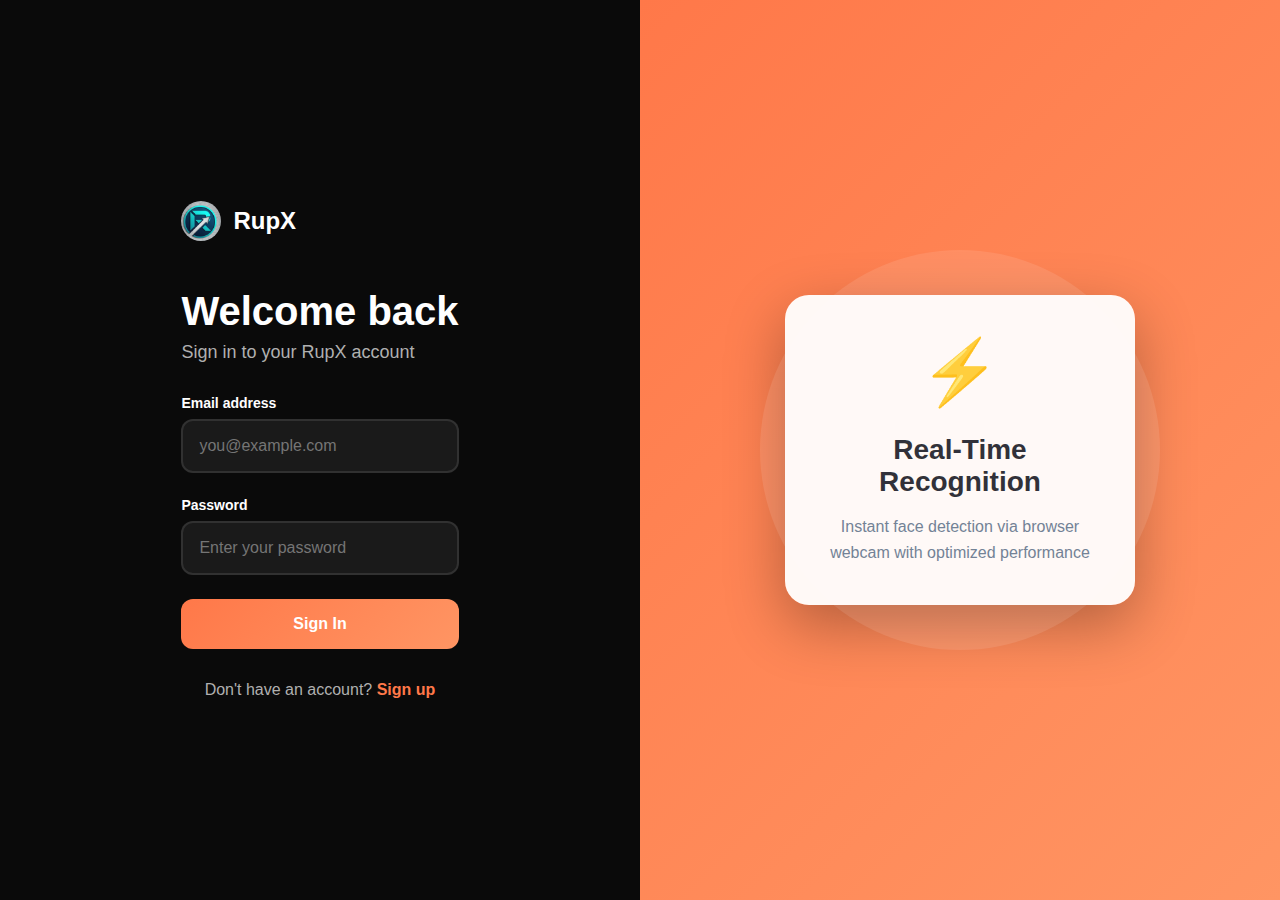
<file: frontend/auth/login.html>
<!DOCTYPE html>
<html lang="en">
<head>
    <meta charset="UTF-8">
    <meta name="viewport" content="width=device-width, initial-scale=1.0">
    <title>Login - RupX</title>
    <link rel="stylesheet" href="auth-style.css">
</head>
<body>
    <div class="auth-container">
        <div class="auth-left">
            <div class="auth-brand">
                <span class="logo-icon"><img src="../landing/RupX_Logo.png" alt="RupX Logo"></span>
                <span class="logo-text">RupX</span>
            </div>
            <h1>Welcome back</h1>
            <p>Sign in to your RupX account</p>
            
            <form id="login-form" class="auth-form">
                <div class="form-group">
                    <label for="email">Email address</label>
                    <input type="email" id="email" name="email" required placeholder="you@example.com">
                </div>
                
                <div class="form-group">
                    <label for="password">Password</label>
                    <input type="password" id="password" name="password" required placeholder="Enter your password">
                </div>
                
                <div id="error-message" class="error-message"></div>
                
                <button type="submit" class="btn-submit">Sign In</button>
            </form>
            
            <div class="auth-footer">
                Don't have an account? <a href="/auth/signup.html">Sign up</a>
            </div>
        </div>
        
        <div class="auth-right">
            <div class="auth-visual">
                <div class="visual-circle"></div>
                <div class="visual-card">
                    <div class="card-icon">⚡</div>
                    <h3>Real-Time Recognition</h3>
                    <p>Instant face detection via browser webcam with optimized performance</p>
                </div>
            </div>
        </div>
    </div>
    
    <script>
        const API_BASE = 'https://rupx-backend.onrender.com/api';
        
        // Show error message
        function showError(message) {
            const errorEl = document.getElementById('error-message');
            errorEl.textContent = message;
            errorEl.classList.add('show');
        }
        
        // Hide error message
        function hideError() {
            const errorEl = document.getElementById('error-message');
            errorEl.classList.remove('show');
        }
        
        // Handle Login
        const loginForm = document.getElementById('login-form');
        if (loginForm) {
            loginForm.addEventListener('submit', async (e) => {
                e.preventDefault();
                hideError();
                
                const email = document.getElementById('email').value;
                const password = document.getElementById('password').value;
                
                // Disable button
                const btn = loginForm.querySelector('button');
                btn.disabled = true;
                btn.textContent = 'Signing in...';
                
                try {
                    const response = await fetch(`${API_BASE}/auth/login`, {
                        method: 'POST',
                        headers: {
                            'Content-Type': 'application/json'
                        },
                        credentials: 'include',
                        body: JSON.stringify({ email, password })
                    });
                    
                    const data = await response.json();
                    
                    if (response.ok) {
                        // Success - redirect to dashboard
                        window.location.href = '../dashboard/projects.html';
                    } else if (response.status === 403 && data.needs_verification) {
                        // Email not verified - redirect to verify page
                        showError('Please verify your email first. Redirecting...');
                        setTimeout(() => {
                            window.location.href = `verify.html?email=${encodeURIComponent(data.email)}`;
                        }, 2000);
                    } else {
                        showError(data.error || 'Login failed');
                        btn.disabled = false;
                        btn.textContent = 'Sign In';
                    }
                } catch (error) {
                    console.error('Login error:', error);
                    showError('Network error. Please try again.');
                    btn.disabled = false;
                    btn.textContent = 'Sign In';
                }
            });
        }
    </script>
</body>
</html>
</file>
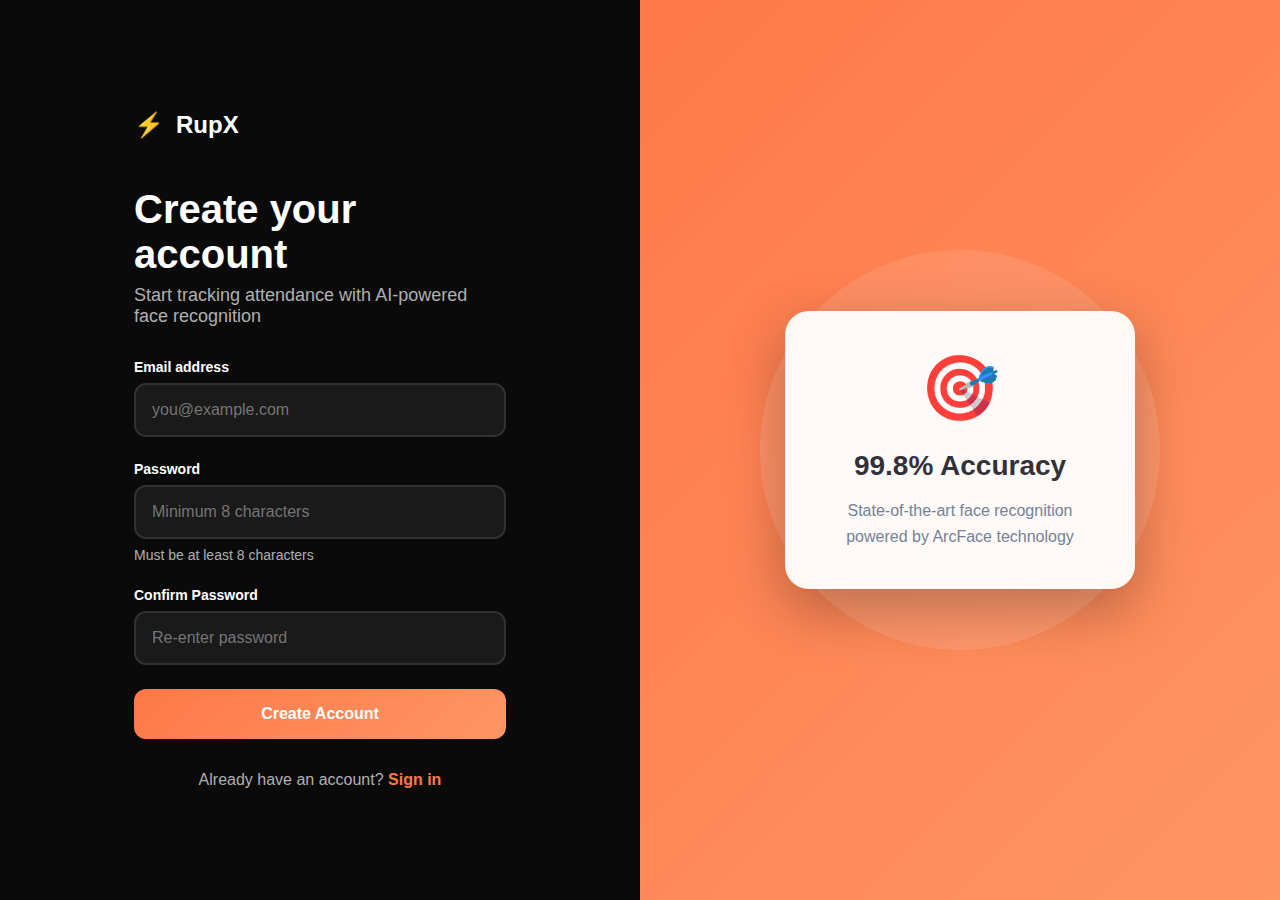
<file: frontend/auth/signup.html>
<!DOCTYPE html>
<html lang="en">
<head>
    <meta charset="UTF-8">
    <meta name="viewport" content="width=device-width, initial-scale=1.0">
    <title>Sign Up - RupX</title>
    <link rel="stylesheet" href="auth-style.css">
</head>
<body>
    <div class="auth-container">
        <div class="auth-left">
            <div class="auth-brand">
                <span class="logo-icon">⚡</span>
                <span class="logo-text">RupX</span>
            </div>
            <h1>Create your account</h1>
            <p>Start tracking attendance with AI-powered face recognition</p>
            
            <form id="signup-form" class="auth-form">
                <div class="form-group">
                    <label for="email">Email address</label>
                    <input type="email" id="email" name="email" required placeholder="you@example.com">
                </div>
                
                <div class="form-group">
                    <label for="password">Password</label>
                    <input type="password" id="password" name="password" required placeholder="Minimum 8 characters">
                    <span class="form-hint">Must be at least 8 characters</span>
                </div>
                
                <div class="form-group">
                    <label for="confirm-password">Confirm Password</label>
                    <input type="password" id="confirm-password" name="confirm-password" required placeholder="Re-enter password">
                </div>
                
                <div id="error-message" class="error-message"></div>
                
                <button type="submit" class="btn-submit">Create Account</button>
            </form>
            
            <div class="auth-footer">
                Already have an account? <a href="login.html">Sign in</a>
            </div>
        </div>
        
        <div class="auth-right">
            <div class="auth-visual">
                <div class="visual-circle"></div>
                <div class="visual-card">
                    <div class="card-icon">🎯</div>
                    <h3>99.8% Accuracy</h3>
                    <p>State-of-the-art face recognition powered by ArcFace technology</p>
                </div>
            </div>
        </div>
    </div>
    
    <script src="auth.js"></script>
</body>
</html>
</file>
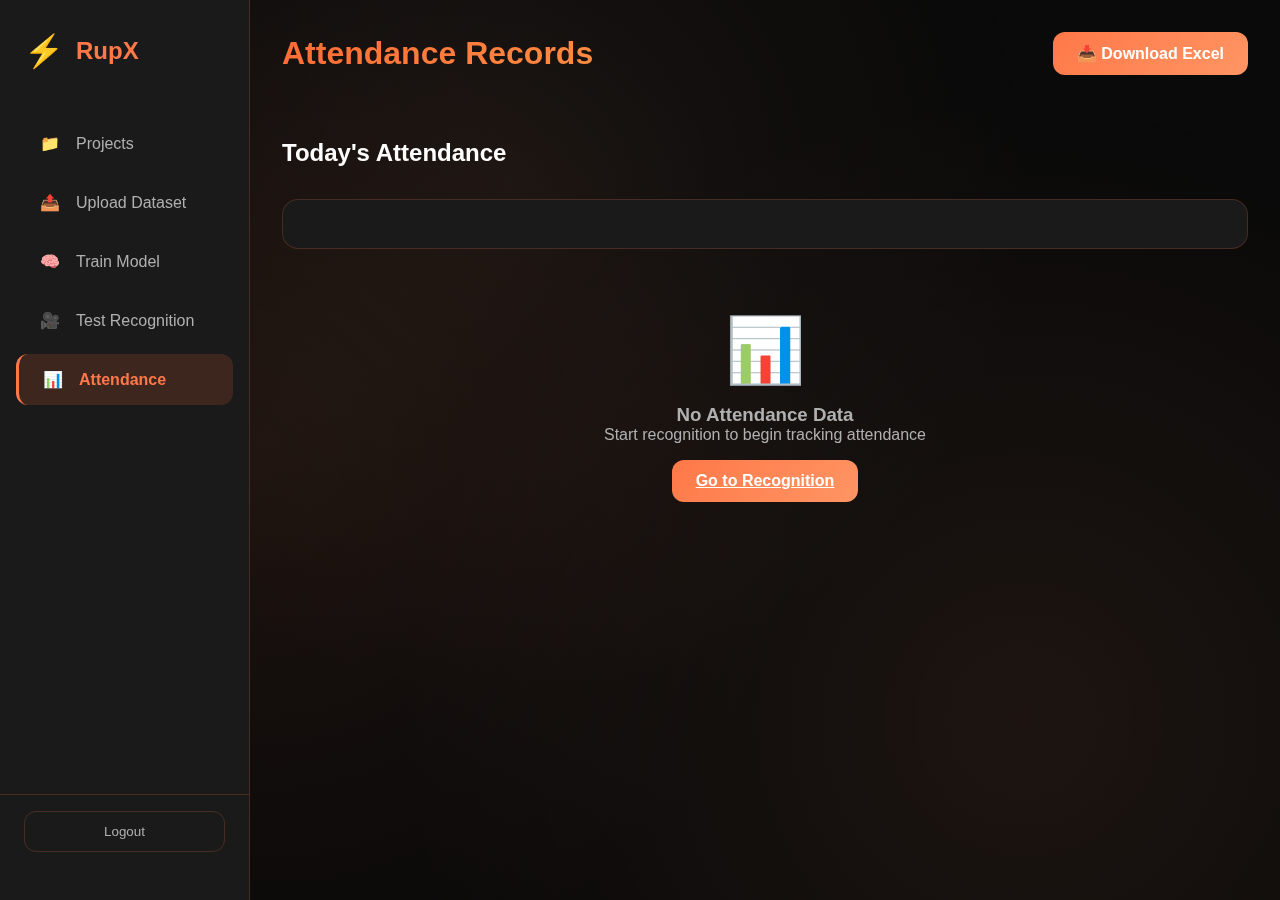
<file: frontend/dashboard/attendance.html>
<!DOCTYPE html>
<html lang="en">
<head>
    <meta charset="UTF-8">
    <meta name="viewport" content="width=device-width, initial-scale=1.0">
    <title>Attendance - RupX</title>
    <link rel="stylesheet" href="dashboard-styles.css">
</head>
<body>
    <div class="dashboard-container">
        <nav class="sidebar">
            <div class="sidebar-brand">
                <span class="logo-icon">⚡</span>
                <span class="logo-text">RupX</span>
            </div>
            <div class="sidebar-menu">
                <a href="projects.html" class="menu-item">
                    <span>📁</span> Projects
                </a>
                <a href="upload.html" class="menu-item">
                    <span>📤</span> Upload Dataset
                </a>
                <a href="train.html" class="menu-item">
                    <span>🧠</span> Train Model
                </a>
                <a href="test.html" class="menu-item">
                    <span>🎥</span> Test Recognition
                </a>
                <a href="attendance.html" class="menu-item active">
                    <span>📊</span> Attendance
                </a>
            </div>
            <div class="sidebar-footer">
                <button onclick="logout()" class="btn-logout">Logout</button>
            </div>
        </nav>
        
        <main class="main-content">
            <header class="content-header">
                <h1>Attendance Records</h1>
                <button onclick="downloadAttendance()" class="btn-primary">
                    📥 Download Excel
                </button>
            </header>
            
            <div id="attendance-stats" class="stats-grid">
                <!-- Stats will be loaded here -->
            </div>
            
            <div id="today-attendance" style="margin-top: 2rem;">
                <h2 style="margin-bottom: 1rem;">Today's Attendance</h2>
                <div id="today-list" class="attendance-list">
                    <!-- Today's list will be loaded here -->
                </div>
            </div>
            
            <div id="no-data-message" style="display: none; text-align: center; padding: 4rem; color: var(--text-secondary);">
                <div style="font-size: 4rem; margin-bottom: 1rem;">📊</div>
                <h3>No Attendance Data</h3>
                <p>Start recognition to begin tracking attendance</p>
                <a href="test.html" class="btn-primary" style="margin-top: 1rem; display: inline-block;">Go to Recognition</a>
            </div>
        </main>
    </div>
    
    <script src="dashboard.js"></script>
    <script src="attendance.js"></script>
</body>
</html>
</file>
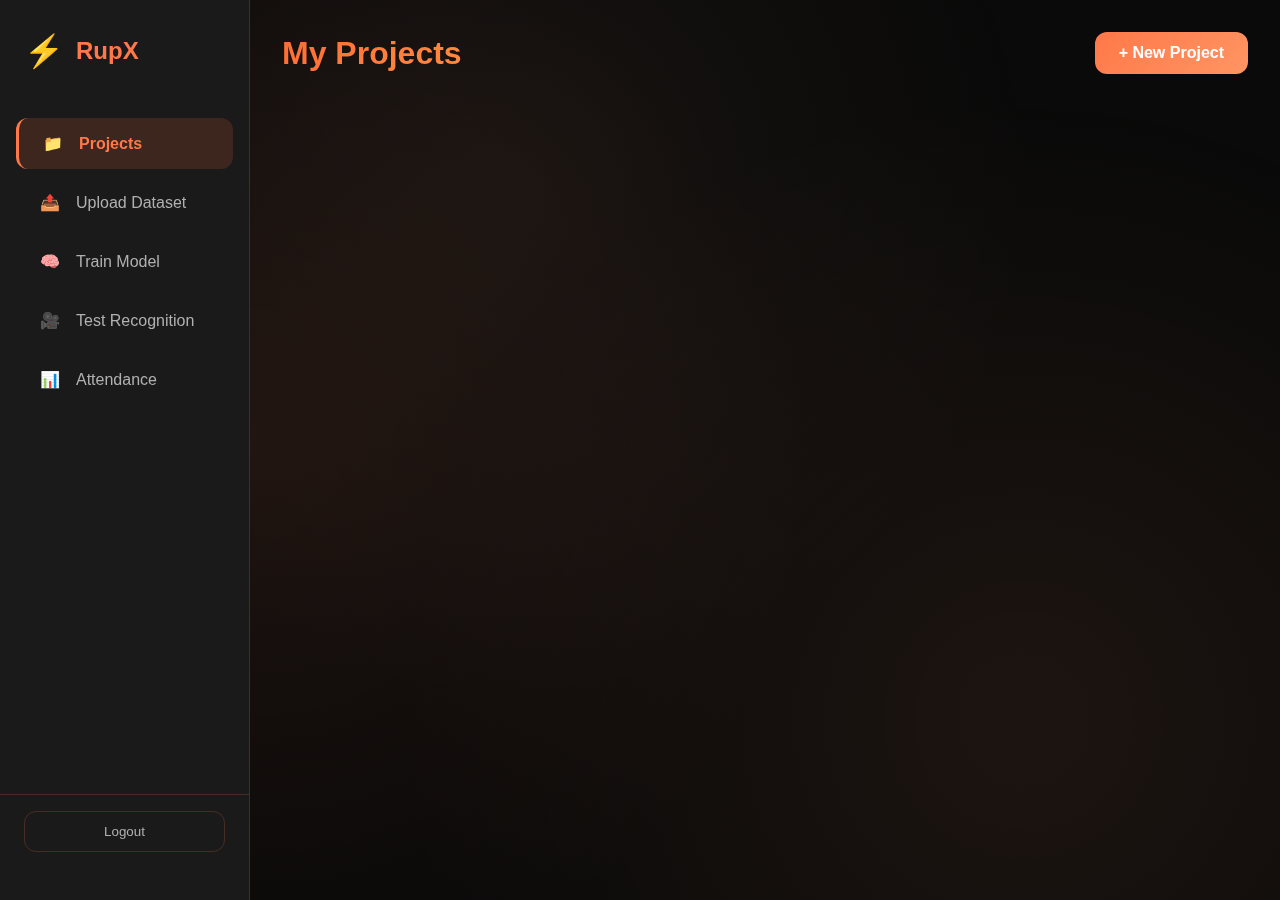
<file: frontend/dashboard/projects.html>
<!DOCTYPE html>
<html lang="en">
<head>
    <meta charset="UTF-8">
    <meta name="viewport" content="width=device-width, initial-scale=1.0">
    <title>Projects - RupX</title>
    <link rel="stylesheet" href="dashboard-styles.css">
</head>
<body>
    <div class="dashboard-container">
        <nav class="sidebar">
            <div class="sidebar-brand">
                <span class="logo-icon">⚡</span>
                <span class="logo-text">RupX</span>
            </div>
            <div class="sidebar-menu">
                <a href="projects.html" class="menu-item active">
                    <span>📁</span> Projects
                </a>
                <a href="upload.html" class="menu-item">
                    <span>📤</span> Upload Dataset
                </a>
                <a href="train.html" class="menu-item">
                    <span>🧠</span> Train Model
                </a>
                <a href="test.html" class="menu-item">
                    <span>🎥</span> Test Recognition
                </a>
                <a href="attendance.html" class="menu-item">
                    <span>📊</span> Attendance
                </a>
            </div>
            <div class="sidebar-footer">
                <button onclick="logout()" class="btn-logout">Logout</button>
            </div>
        </nav>
        
        <main class="main-content">
            <header class="content-header">
                <h1>My Projects</h1>
                <button onclick="showCreateModal()" class="btn-primary">+ New Project</button>
            </header>
            
            <div id="projects-grid" class="projects-grid">
                <!-- Projects will be loaded here -->
            </div>
        </main>
    </div>
    
    <!-- Create Project Modal -->
    <div id="create-modal" class="modal" onclick="handleModalClick(event)">
        <div class="modal-content" onclick="event.stopPropagation()">
            <h2>Create New Project</h2>
            <form id="create-form">
                <div class="form-group">
                    <label>Project Name</label>
                    <input type="text" id="project-name" required placeholder="e.g., CS Department">
                </div>
                <div class="form-group">
                    <label>Attendance Marking Mode</label>
                    <select id="attendance-mode" style="width: 100%; padding: 0.75rem; border-radius: 8px; border: 1px solid var(--border); background: var(--bg-dark); color: var(--text-primary);">
                        <option value="daily">Daily (Once per day)</option>
                        <option value="sessional">Sessional (Once per session)</option>
                    </select>
                    <small style="color: var(--text-secondary); display: block; margin-top: 0.5rem;">
                        Daily: Each person marked once per day<br>
                        Sessional: Each person marked once per recognition session
                    </small>
                </div>
                <div class="form-actions">
                    <button type="button" onclick="hideCreateModal()" class="btn-secondary">Cancel</button>
                    <button type="submit" id="create-btn" class="btn-primary">Create</button>
                </div>
            </form>
        </div>
    </div>
    
    <script src="dashboard.js"></script>
    <script src="projects.js"></script>
</body>
</html>
</file>
<file: frontend/auth/auth-style.css>
:root {
    --primary: #ff7849;
    --primary-dark: #ff6b35;
    --bg-dark: #0a0a0a;
    --bg-card: #1a1a1a;
    --text-primary: #ffffff;
    --text-secondary: #b0b0b0;
    --error: #ef4444;
    --success: #10b981;
}

* {
    margin: 0;
    padding: 0;
    box-sizing: border-box;
}

body {
    font-family: 'Inter', -apple-system, BlinkMacSystemFont, 'Segoe UI', sans-serif;
    background: var(--bg-dark);
    color: var(--text-primary);
    min-height: 100vh;
}

.auth-container {
    display: grid;
    grid-template-columns: 1fr 1fr;
    min-height: 100vh;
}

.auth-left {
    padding: 4rem;
    display: flex;
    flex-direction: column;
    justify-content: center;
    max-width: 500px;
    margin: 0 auto;
}

.auth-brand {
    display: flex;
    align-items: center;
    gap: 0.75rem;
    font-size: 1.5rem;
    font-weight: 800;
    margin-bottom: 3rem;
}

.logo-icon img {
    width: 40px;         /* Set a specific width */
    height: 40px;        /* Set a specific height (must match width) */
    border-radius: 50%;  /* Makes the image circular */
    object-fit: cover;   /* Prevents the image from stretching */
    display: block;      /* Removes bottom whitespace */
}

h1 {
    font-size: 2.5rem;
    font-weight: 800;
    margin-bottom: 0.5rem;
}

.auth-left > p {
    color: var(--text-secondary);
    font-size: 1.125rem;
    margin-bottom: 2rem;
}

.auth-form {
    display: flex;
    flex-direction: column;
    gap: 1.5rem;
}

.form-group {
    display: flex;
    flex-direction: column;
    gap: 0.5rem;
}

label {
    font-weight: 600;
    font-size: 0.875rem;
}

input {
    padding: 1rem;
    border-radius: 12px;
    border: 2px solid rgba(255, 255, 255, 0.1);
    background: var(--bg-card);
    color: var(--text-primary);
    font-size: 1rem;
    transition: all 0.3s ease;
}

input:focus {
    outline: none;
    border-color: var(--primary);
    background: rgba(99, 102, 241, 0.05);
}

.form-hint {
    font-size: 0.875rem;
    color: var(--text-secondary);
}

.error-message {
    padding: 1rem;
    border-radius: 12px;
    background: rgba(239, 68, 68, 0.1);
    border: 1px solid var(--error);
    color: var(--error);
    font-size: 0.875rem;
    display: none;
}

.error-message.show {
    display: block;
}

.btn-submit {
    padding: 1rem;
    border-radius: 12px;
    border: none;
    background: linear-gradient(135deg, #ff7849 0%, #ff9563 100%);
    color: white;
    font-size: 1rem;
    font-weight: 600;
    cursor: pointer;
    transition: all 0.3s ease;
}

.btn-submit:hover {
    transform: translateY(-2px);
    box-shadow: 0 10px 30px rgba(255, 120, 73, 0.4);
}

.btn-submit:disabled {
    opacity: 0.6;
    cursor: not-allowed;
}

.auth-footer {
    margin-top: 2rem;
    text-align: center;
    color: var(--text-secondary);
}

.auth-footer a {
    color: var(--primary);
    text-decoration: none;
    font-weight: 600;
}

.auth-right {
    background: linear-gradient(135deg, #ff7849 0%, #ff9563 100%);
    display: flex;
    align-items: center;
    justify-content: center;
    position: relative;
    overflow: hidden;
}

.auth-visual {
    position: relative;
    z-index: 1;
}

.visual-circle {
    position: absolute;
    width: 400px;
    height: 400px;
    border-radius: 50%;
    background: rgba(255, 255, 255, 0.1);
    top: 50%;
    left: 50%;
    transform: translate(-50%, -50%);
    animation: pulse 3s infinite;
}

@keyframes pulse {
    0%, 100% {
        transform: translate(-50%, -50%) scale(1);
        opacity: 0.5;
    }
    50% {
        transform: translate(-50%, -50%) scale(1.1);
        opacity: 0.3;
    }
}

.visual-card {
    background: rgba(255, 255, 255, 0.95);
    padding: 2.5rem;
    border-radius: 24px;
    box-shadow: 0 20px 60px rgba(0, 0, 0, 0.3);
    max-width: 350px;
    text-align: center;
}

.card-icon {
    font-size: 4rem;
    margin-bottom: 1.5rem;
}

.visual-card h3 {
    color: #1a1a24;
    font-size: 1.75rem;
    font-weight: 800;
    margin-bottom: 1rem;
}

.visual-card p {
    color: #64748b;
    line-height: 1.6;
}

@media (max-width: 968px) {
    .auth-container {
        grid-template-columns: 1fr;
    }
    
    .auth-right {
        display: none;
    }
    
    .auth-left {
        padding: 2rem;
    }
}
</file>
<file: frontend/dashboard/dashboard-styles.css>
:root {
    --primary: #ff7849;
    --primary-dark: #ff6b35;
    --secondary: #ff9563;
    --bg-dark: #0a0a0a;
    --bg-card: #1a1a1a;
    --bg-hover: #252525;
    --text-primary: #ffffff;
    --text-secondary: #b0b0b0;
    --border: rgba(255, 120, 73, 0.2);
    --success: #10b981;
    --warning: #f59e0b;
    --error: #ef4444;
}

* {
    margin: 0;
    padding: 0;
    box-sizing: border-box;
}

body {
    font-family: 'Inter', -apple-system, BlinkMacSystemFont, 'Segoe UI', sans-serif;
    background: var(--bg-dark);
    color: var(--text-primary);
    overflow-x: hidden;
    position: relative;
}

/* Animated Background */
body::before {
    content: '';
    position: fixed;
    top: 0;
    left: 0;
    width: 100%;
    height: 100%;
    background: 
        radial-gradient(circle at 20% 50%, rgba(255, 120, 73, 0.08) 0%, transparent 50%),
        radial-gradient(circle at 80% 80%, rgba(255, 149, 99, 0.08) 0%, transparent 50%),
        radial-gradient(circle at 40% 20%, rgba(255, 176, 136, 0.06) 0%, transparent 50%);
    animation: bgShift 15s ease-in-out infinite;
    z-index: 0;
    pointer-events: none;
}

@keyframes bgShift {
    0%, 100% {
        transform: translate(0, 0);
    }
    25% {
        transform: translate(-10px, 10px);
    }
    50% {
        transform: translate(10px, -10px);
    }
    75% {
        transform: translate(-5px, -5px);
    }
}

.dashboard-container {
    display: grid;
    grid-template-columns: 250px 1fr;
    min-height: 100vh;
    position: relative;
    z-index: 1;
}

/* Sidebar */
.sidebar {
    background: var(--bg-card);
    border-right: 1px solid var(--border);
    padding: 2rem 0;
    display: flex;
    flex-direction: column;
    position: relative;
    z-index: 2;
}

.sidebar-brand {
    display: flex;
    align-items: center;
    gap: 0.75rem;
    padding: 0 1.5rem;
    font-size: 1.5rem;
    font-weight: 800;
    margin-bottom: 3rem;
    color: var(--primary);
}

.logo-icon {
    font-size: 2rem;
}

.sidebar-menu {
    flex: 1;
    display: flex;
    flex-direction: column;
    gap: 0.5rem;
    padding: 0 1rem;
}

.menu-item {
    display: flex;
    align-items: center;
    gap: 1rem;
    padding: 1rem 1.5rem;
    border-radius: 12px;
    color: var(--text-secondary);
    text-decoration: none;
    font-weight: 500;
    transition: all 0.3s ease;
}

.menu-item:hover {
    background: var(--bg-hover);
    color: var(--text-primary);
}

.menu-item.active {
    background: rgba(255, 107, 53, 0.15);
    color: var(--primary);
    font-weight: 600;
    border-left: 3px solid var(--primary);
}

.sidebar-footer {
    padding: 1rem 1.5rem;
    border-top: 1px solid var(--border);
}

.btn-logout {
    width: 100%;
    padding: 0.75rem;
    border-radius: 12px;
    border: 1px solid var(--border);
    background: transparent;
    color: var(--text-secondary);
    font-weight: 500;
    cursor: pointer;
    transition: all 0.3s ease;
}

.btn-logout:hover {
    background: var(--bg-hover);
    color: var(--error);
    border-color: var(--error);
}

/* Main Content */
.main-content {
    padding: 2rem;
    max-width: 1400px;
    position: relative;
    z-index: 1;
}

.content-header {
    display: flex;
    justify-content: space-between;
    align-items: center;
    margin-bottom: 2rem;
}

.content-header h1 {
    font-size: 2rem;
    font-weight: 800;
    background: linear-gradient(135deg, #ff6b35 0%, #ff8c42 100%);
    -webkit-background-clip: text;
    -webkit-text-fill-color: transparent;
    background-clip: text;
}

/* Buttons */
.btn-primary, .btn-secondary, .btn-success, .btn-danger {
    padding: 0.75rem 1.5rem;
    border-radius: 12px;
    border: none;
    font-weight: 600;
    cursor: pointer;
    transition: all 0.3s ease;
    font-size: 1rem;
}

.btn-primary {
    background: linear-gradient(135deg, #ff7849 0%, #ff9563 100%);
    color: white;
}

.btn-primary:hover {
    transform: translateY(-2px);
    box-shadow: 0 10px 30px rgba(255, 120, 73, 0.4);
}

.btn-secondary {
    background: var(--bg-card);
    color: var(--text-primary);
    border: 1px solid var(--border);
}

.btn-secondary:hover {
    background: var(--bg-hover);
}

.btn-success {
    background: var(--success);
    color: white;
}

.btn-danger {
    background: var(--error);
    color: white;
}

.btn-primary:disabled, .btn-success:disabled {
    opacity: 0.5;
    cursor: not-allowed;
}

/* Projects Grid */
.projects-grid {
    display: grid;
    grid-template-columns: repeat(auto-fill, minmax(300px, 1fr));
    gap: 1.5rem;
}

.project-card {
    background: var(--bg-card);
    border: 1px solid var(--border);
    border-radius: 16px;
    padding: 1.5rem;
    transition: all 0.3s ease;
    cursor: pointer;
    position: relative;
    overflow: hidden;
}

.project-card::before {
    content: '';
    position: absolute;
    top: 0;
    left: 0;
    width: 100%;
    height: 100%;
    background: radial-gradient(circle at var(--mouse-x, 50%) var(--mouse-y, 50%), rgba(255, 107, 53, 0.1) 0%, transparent 50%);
    opacity: 0;
    transition: opacity 0.3s ease;
}

.project-card:hover::before {
    opacity: 1;
}

.project-card:hover {
    transform: translateY(-5px);
    border-color: var(--primary);
    box-shadow: 0 10px 30px rgba(255, 107, 53, 0.3);
}

.project-card.active {
    border-color: var(--primary);
    background: rgba(255, 107, 53, 0.05);
}

.project-header {
    display: flex;
    justify-content: space-between;
    align-items: start;
    margin-bottom: 1rem;
    position: relative;
    z-index: 1;
}

.project-name {
    font-size: 1.25rem;
    font-weight: 700;
    color: var(--primary);
}

.project-badge {
    padding: 0.25rem 0.75rem;
    border-radius: 50px;
    font-size: 0.75rem;
    font-weight: 600;
}

.project-badge.active {
    background: rgba(16, 185, 129, 0.2);
    color: var(--success);
}

.project-info {
    display: flex;
    flex-direction: column;
    gap: 0.5rem;
    margin-bottom: 1rem;
    position: relative;
    z-index: 1;
}

.info-item {
    display: flex;
    align-items: center;
    gap: 0.5rem;
    color: var(--text-secondary);
    font-size: 0.875rem;
}

.status-indicator {
    width: 8px;
    height: 8px;
    border-radius: 50%;
    background: var(--text-secondary);
}

.status-indicator.success {
    background: var(--success);
    box-shadow: 0 0 10px var(--success);
}

.project-actions {
    display: flex;
    gap: 0.5rem;
    position: relative;
    z-index: 1;
}

.btn-icon {
    padding: 0.5rem;
    border-radius: 8px;
    border: 1px solid var(--border);
    background: transparent;
    color: var(--text-secondary);
    cursor: pointer;
    transition: all 0.3s ease;
}

.btn-icon:hover {
    background: var(--bg-hover);
    color: var(--error);
}

/* Upload Section */
.upload-container {
    max-width: 600px;
}

.upload-zone {
    border: 2px dashed var(--border);
    border-radius: 16px;
    padding: 3rem;
    text-align: center;
    transition: all 0.3s ease;
    cursor: pointer;
    background: rgba(255, 107, 53, 0.02);
}

.upload-zone:hover {
    border-color: var(--primary);
    background: rgba(255, 107, 53, 0.05);
}

.upload-zone.dragover {
    border-color: var(--primary);
    background: rgba(255, 107, 53, 0.1);
}

.upload-icon {
    font-size: 4rem;
    margin-bottom: 1rem;
}

.upload-zone h3 {
    font-size: 1.25rem;
    margin-bottom: 0.5rem;
    color: var(--primary);
}

.upload-zone p {
    color: var(--text-secondary);
    margin-bottom: 1rem;
}

.upload-requirements {
    background: var(--bg-card);
    border: 1px solid var(--border);
    border-radius: 12px;
    padding: 1.5rem;
    margin-top: 2rem;
}

.upload-requirements h4 {
    margin-bottom: 1rem;
    color: var(--primary);
}

.upload-requirements ul {
    list-style: none;
    display: flex;
    flex-direction: column;
    gap: 0.75rem;
}

.upload-requirements li {
    display: flex;
    align-items: start;
    gap: 0.5rem;
    color: var(--text-secondary);
}

/* Progress Bar */
.progress-container {
    margin-top: 2rem;
}

.progress-bar {
    width: 100%;
    height: 8px;
    background: var(--bg-card);
    border-radius: 50px;
    overflow: hidden;
    margin-bottom: 0.5rem;
}

.progress-fill {
    height: 100%;
    background: linear-gradient(90deg, #ff6b35 0%, #ff8c42 100%);
    transition: width 0.3s ease;
}

.progress-text {
    color: var(--text-secondary);
    font-size: 0.875rem;
}

/* Training Stats */
.stats-grid {
    display: grid;
    grid-template-columns: repeat(auto-fit, minmax(200px, 1fr));
    gap: 1.5rem;
    margin-top: 2rem;
}

.stat-card {
    background: var(--bg-card);
    border: 1px solid var(--border);
    border-radius: 12px;
    padding: 1.5rem;
    transition: all 0.3s ease;
}

.stat-card:hover {
    transform: translateY(-3px);
    border-color: var(--primary);
}

.stat-label {
    color: var(--text-secondary);
    font-size: 0.875rem;
    margin-bottom: 0.5rem;
}

.stat-value {
    font-size: 2rem;
    font-weight: 800;
    background: linear-gradient(135deg, #ff7849 0%, #ff9563 100%);
    -webkit-background-clip: text;
    -webkit-text-fill-color: transparent;
    background-clip: text;
}

.stat-sublabel {
    color: var(--text-secondary);
    font-size: 0.75rem;
    margin-top: 0.25rem;
}

/* Video Container */
.video-container {
    position: relative;
    background: var(--bg-card);
    border: 1px solid var(--border);
    border-radius: 16px;
    overflow: hidden;
    max-width: 800px;
    margin: 2rem 0;
}

#webcam {
    width: 100%;
    display: block;
}

.video-overlay {
    position: absolute;
    top: 0;
    left: 0;
    right: 0;
    bottom: 0;
    pointer-events: none;
}

.video-controls {
    display: flex;
    gap: 1rem;
    margin: 1rem 0;
}

/* Attendance List */
.attendance-list {
    background: var(--bg-card);
    border: 1px solid var(--border);
    border-radius: 16px;
    padding: 1.5rem;
    margin-top: 2rem;
}

.attendance-list h3 {
    margin-bottom: 1rem;
    color: var(--primary);
}

.attendance-item {
    display: flex;
    justify-content: space-between;
    align-items: center;
    padding: 1rem;
    background: var(--bg-hover);
    border-radius: 8px;
    margin-bottom: 0.5rem;
    border-left: 3px solid var(--primary);
}

.attendance-name {
    font-weight: 600;
}

.attendance-time {
    color: var(--text-secondary);
    font-size: 0.875rem;
}

/* Modal */
.modal {
    display: none;
    position: fixed;
    top: 0;
    left: 0;
    right: 0;
    bottom: 0;
    background: rgba(0, 0, 0, 0.85);
    backdrop-filter: blur(10px);
    z-index: 1000;
    align-items: center;
    justify-content: center;
}

.modal.show {
    display: flex;
}

.modal-content {
    background: var(--bg-card);
    border: 1px solid var(--border);
    border-radius: 16px;
    padding: 2rem;
    max-width: 500px;
    width: 90%;
    animation: modalSlideIn 0.3s ease;
}

@keyframes modalSlideIn {
    from {
        opacity: 0;
        transform: translateY(-20px);
    }
    to {
        opacity: 1;
        transform: translateY(0);
    }
}

.modal-content h2 {
    margin-bottom: 1.5rem;
    color: var(--primary);
}

.form-group {
    margin-bottom: 1.5rem;
}

.form-group label {
    display: block;
    font-weight: 600;
    margin-bottom: 0.5rem;
    color: var(--primary);
}

.form-group input, .form-group select {
    width: 100%;
    padding: 0.75rem;
    border-radius: 8px;
    border: 1px solid var(--border);
    background: var(--bg-dark);
    color: var(--text-primary);
    font-size: 1rem;
}

.form-group input:focus {
    outline: none;
    border-color: var(--primary);
    box-shadow: 0 0 0 3px rgba(255, 107, 53, 0.1);
}

.form-actions {
    display: flex;
    gap: 1rem;
    justify-content: flex-end;
}

/* Alert */
.alert {
    padding: 1rem 1.5rem;
    border-radius: 12px;
    margin-bottom: 1.5rem;
    display: flex;
    align-items: center;
    gap: 1rem;
    animation: alertSlideIn 0.3s ease;
}

@keyframes alertSlideIn {
    from {
        opacity: 0;
        transform: translateY(-10px);
    }
    to {
        opacity: 1;
        transform: translateY(0);
    }
}

.alert-success {
    background: rgba(16, 185, 129, 0.15);
    border: 1px solid var(--success);
    color: var(--success);
}

.alert-error {
    background: rgba(239, 68, 68, 0.15);
    border: 1px solid var(--error);
    color: var(--error);
}

.alert-warning {
    background: rgba(245, 158, 11, 0.15);
    border: 1px solid var(--warning);
    color: var(--warning);
}

/* Responsive */
@media (max-width: 768px) {
    .dashboard-container {
        grid-template-columns: 1fr;
    }
    
    .sidebar {
        display: none;
    }
    
    .projects-grid {
        grid-template-columns: 1fr;
    }
    
    .stats-grid {
        grid-template-columns: 1fr;
    }
}
</file>
